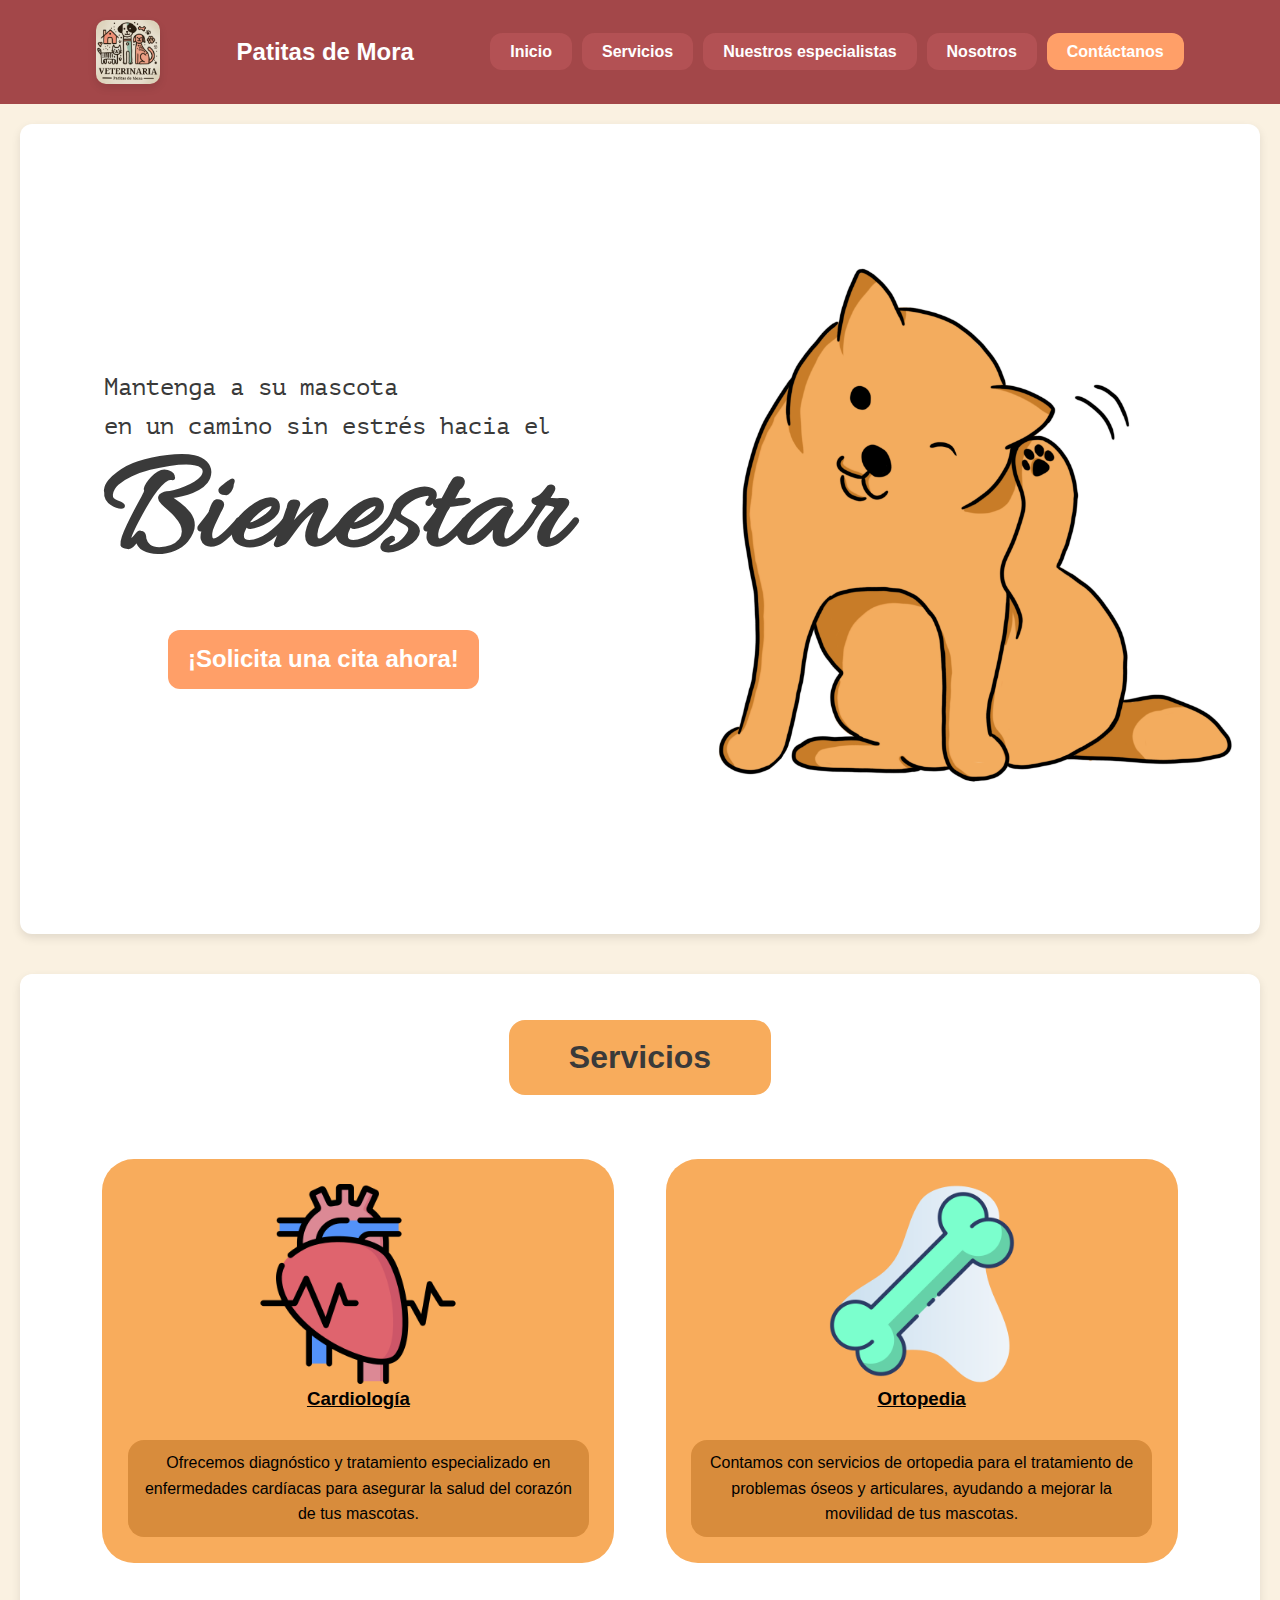
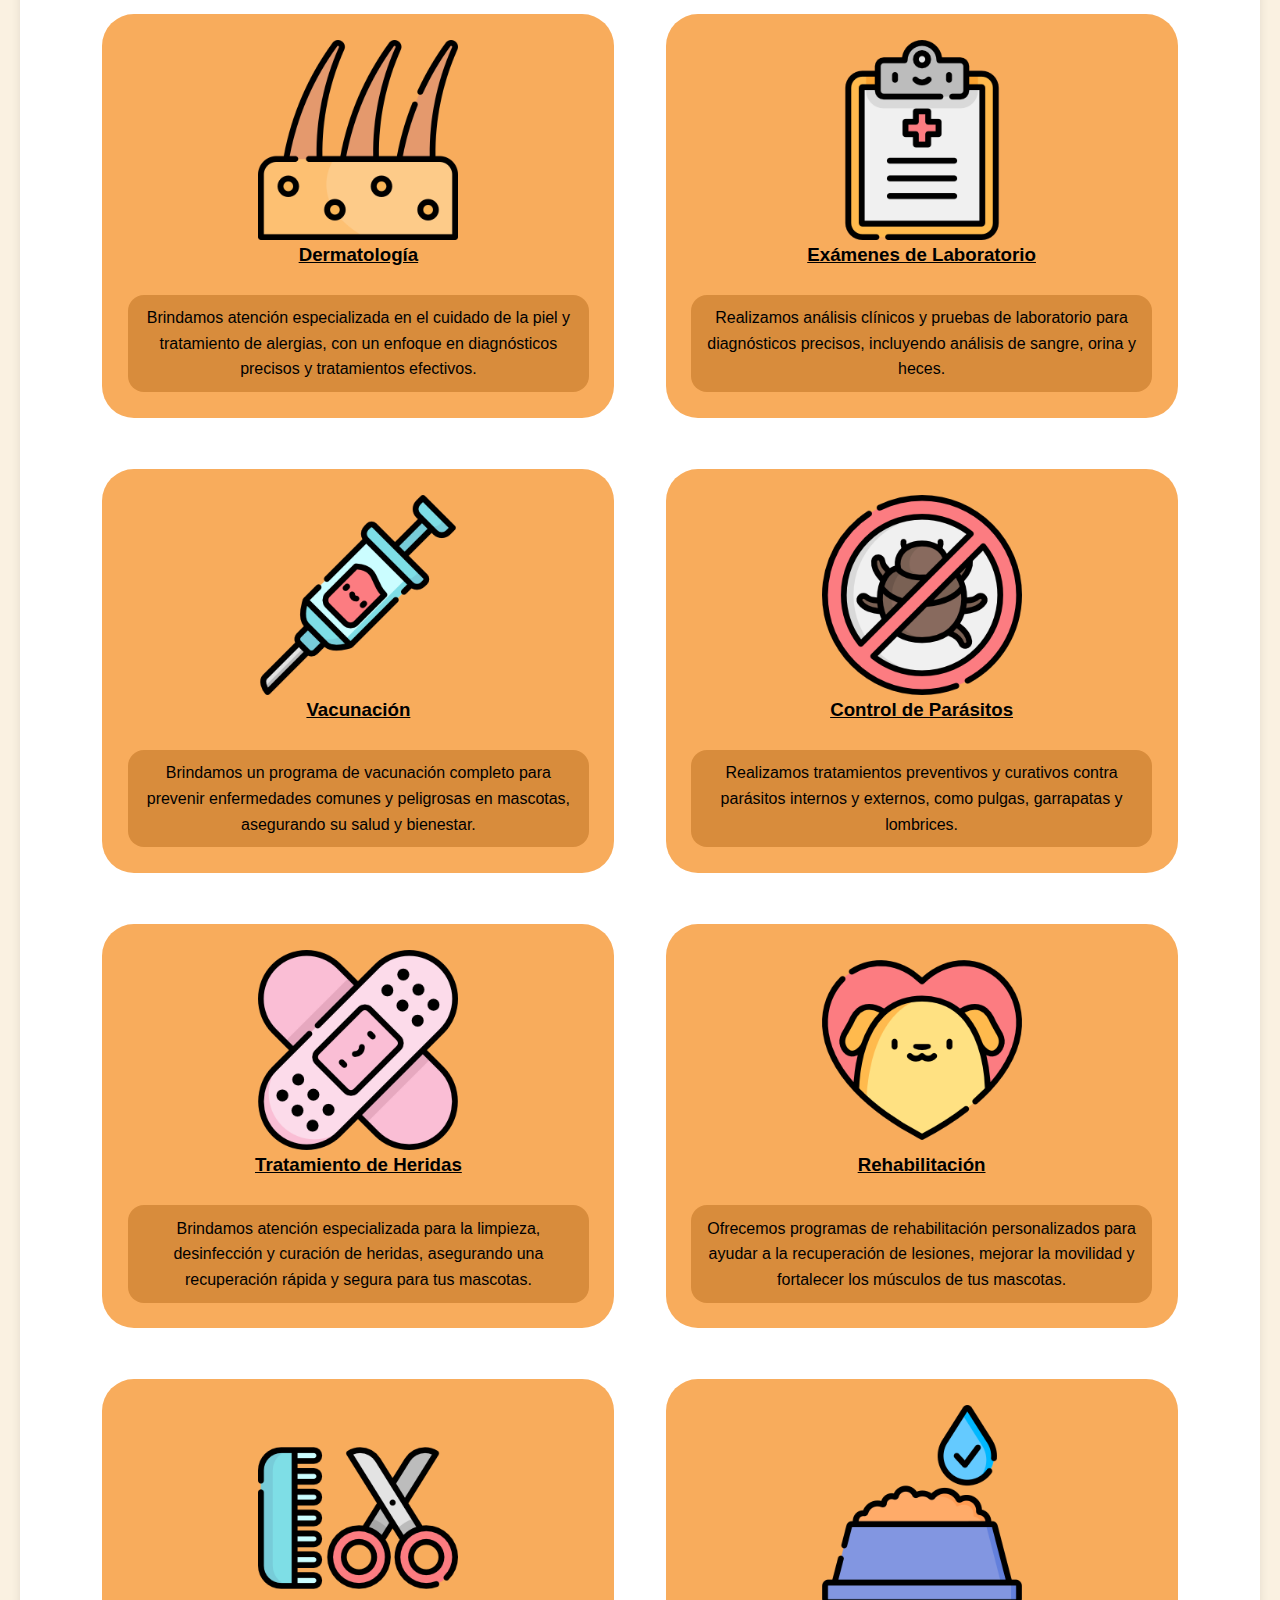
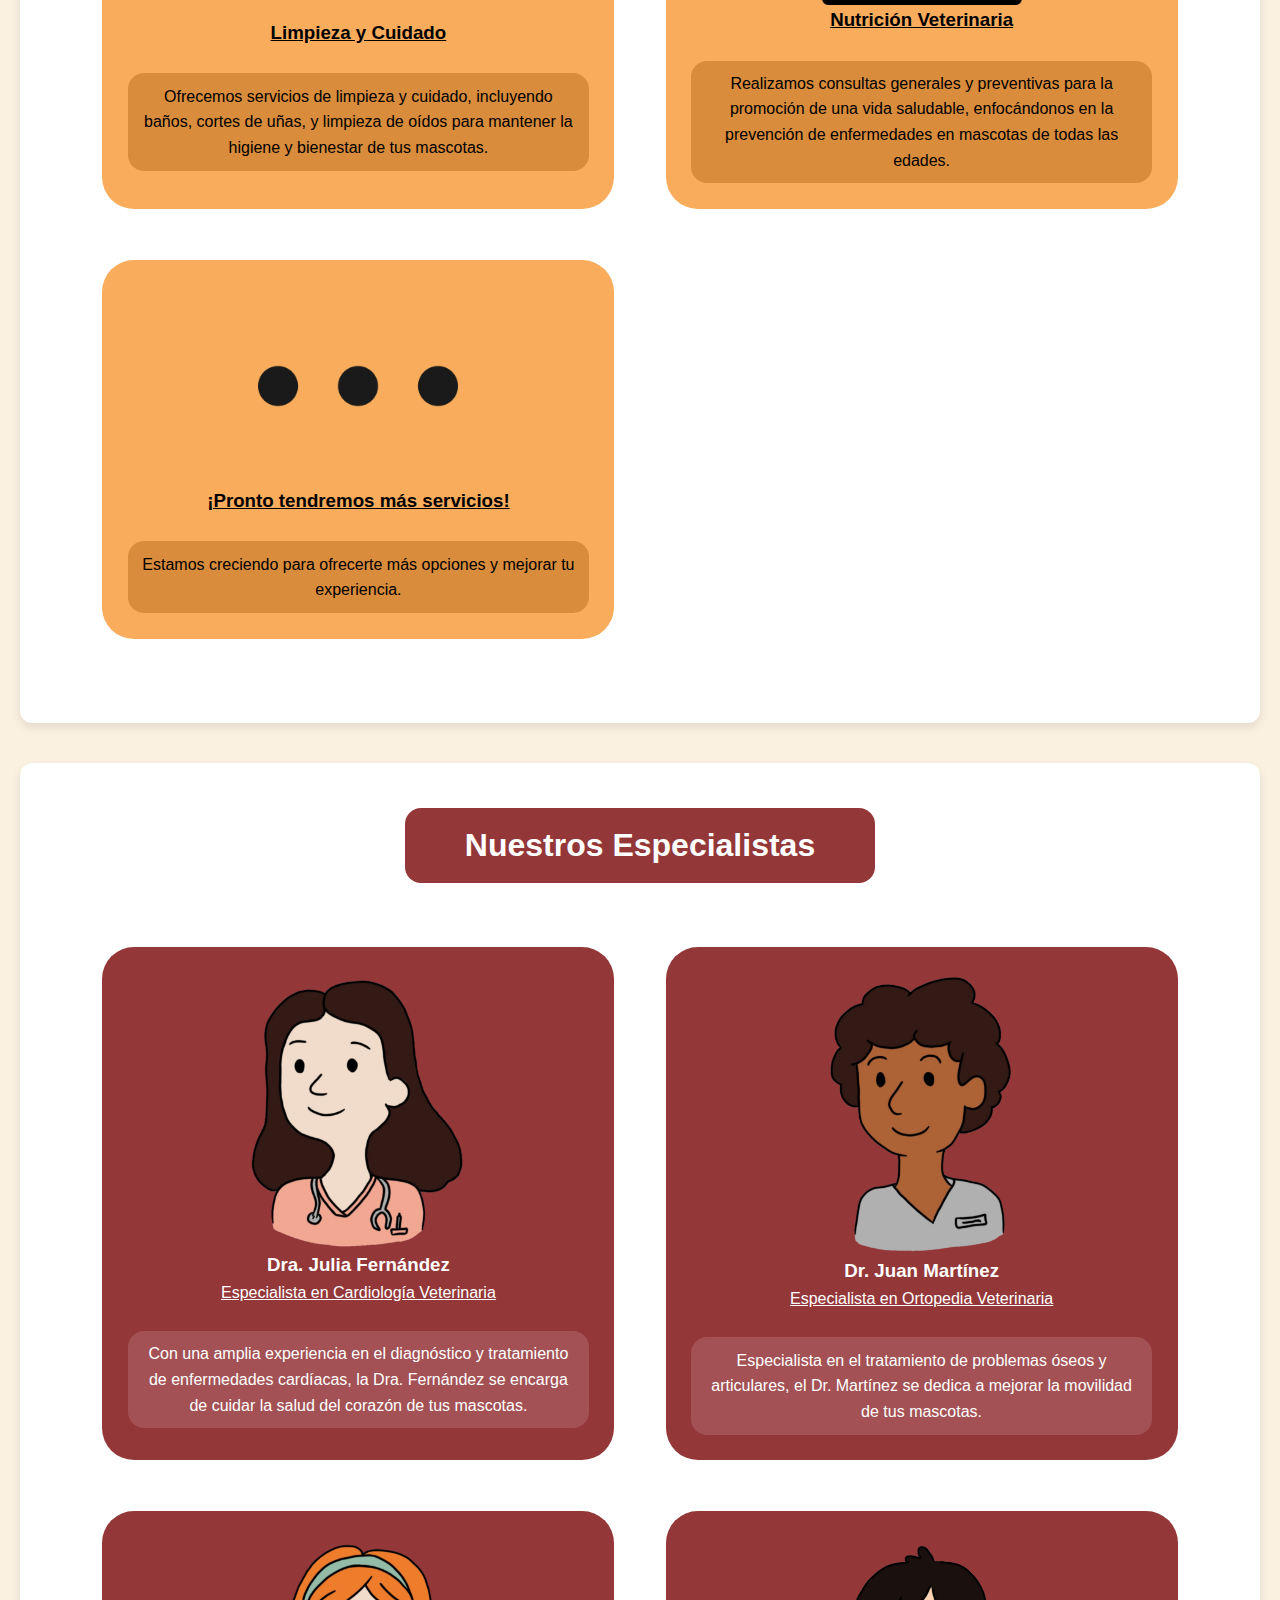
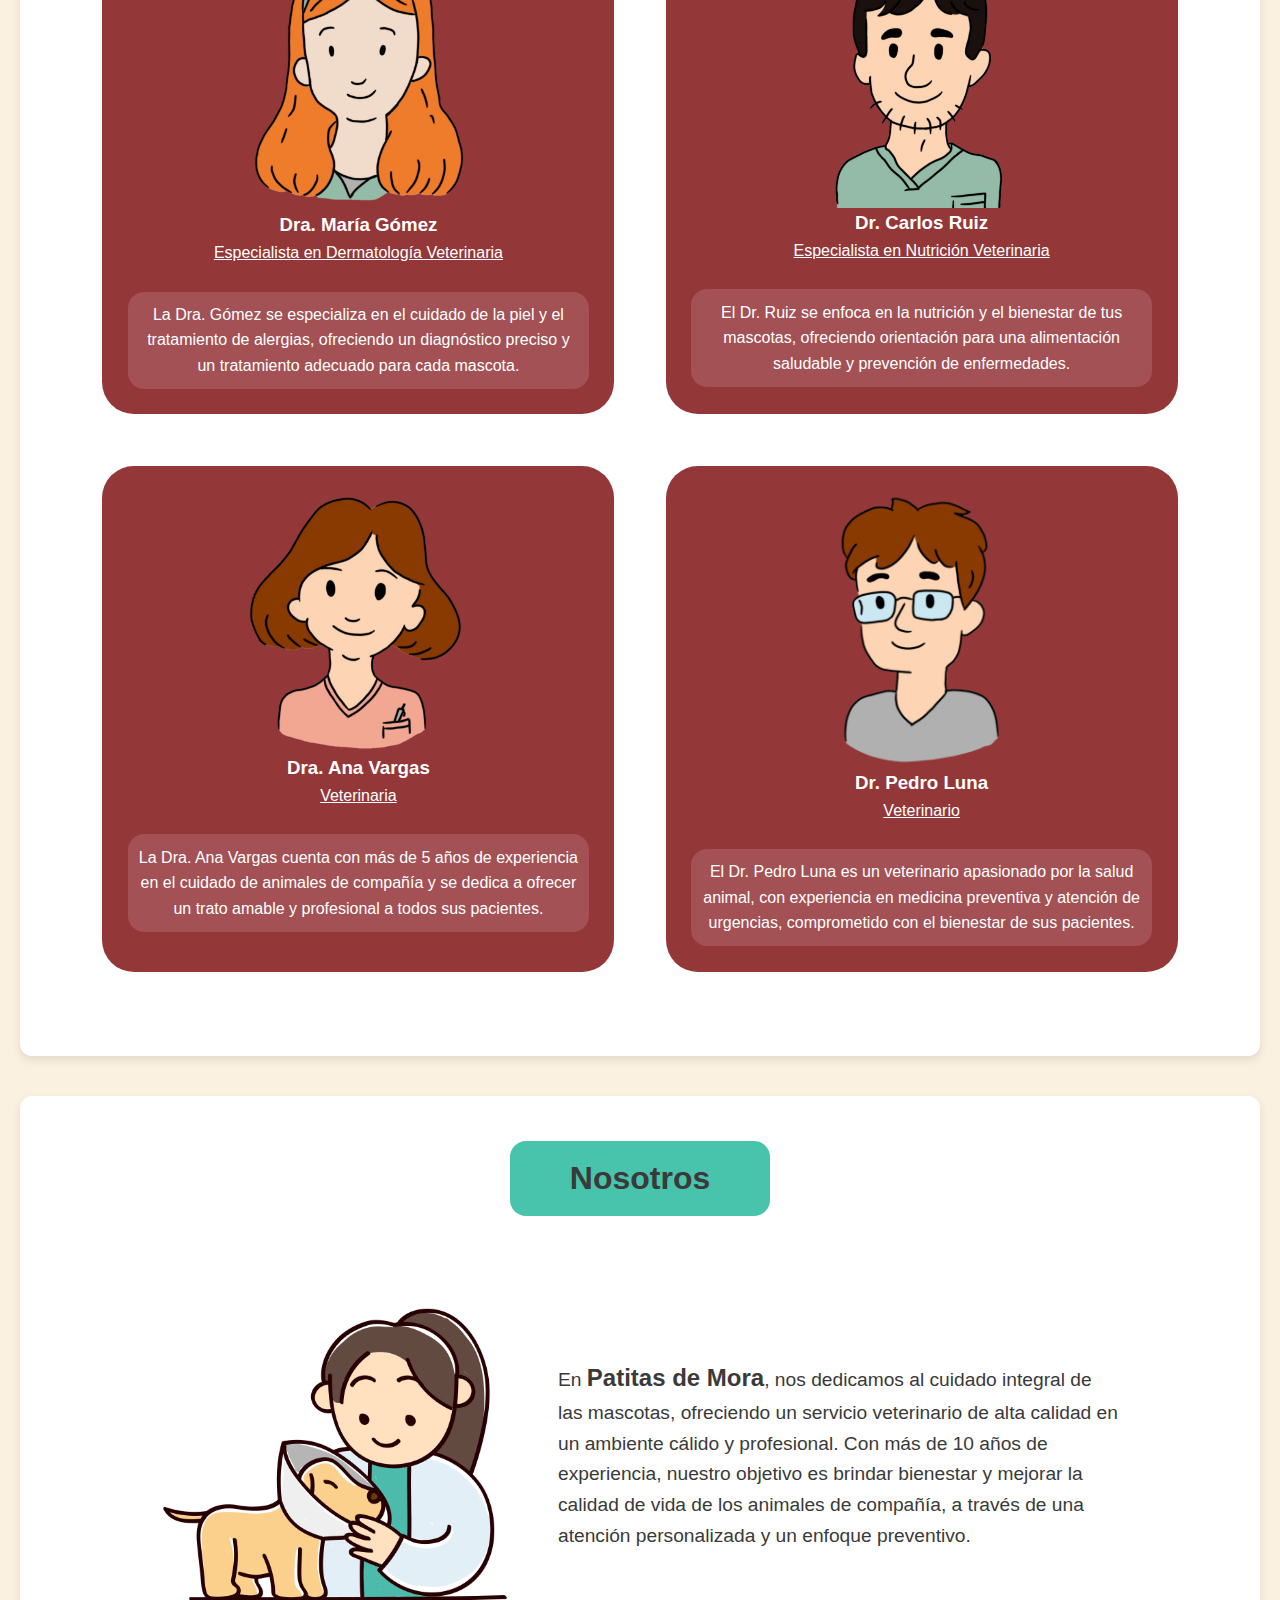
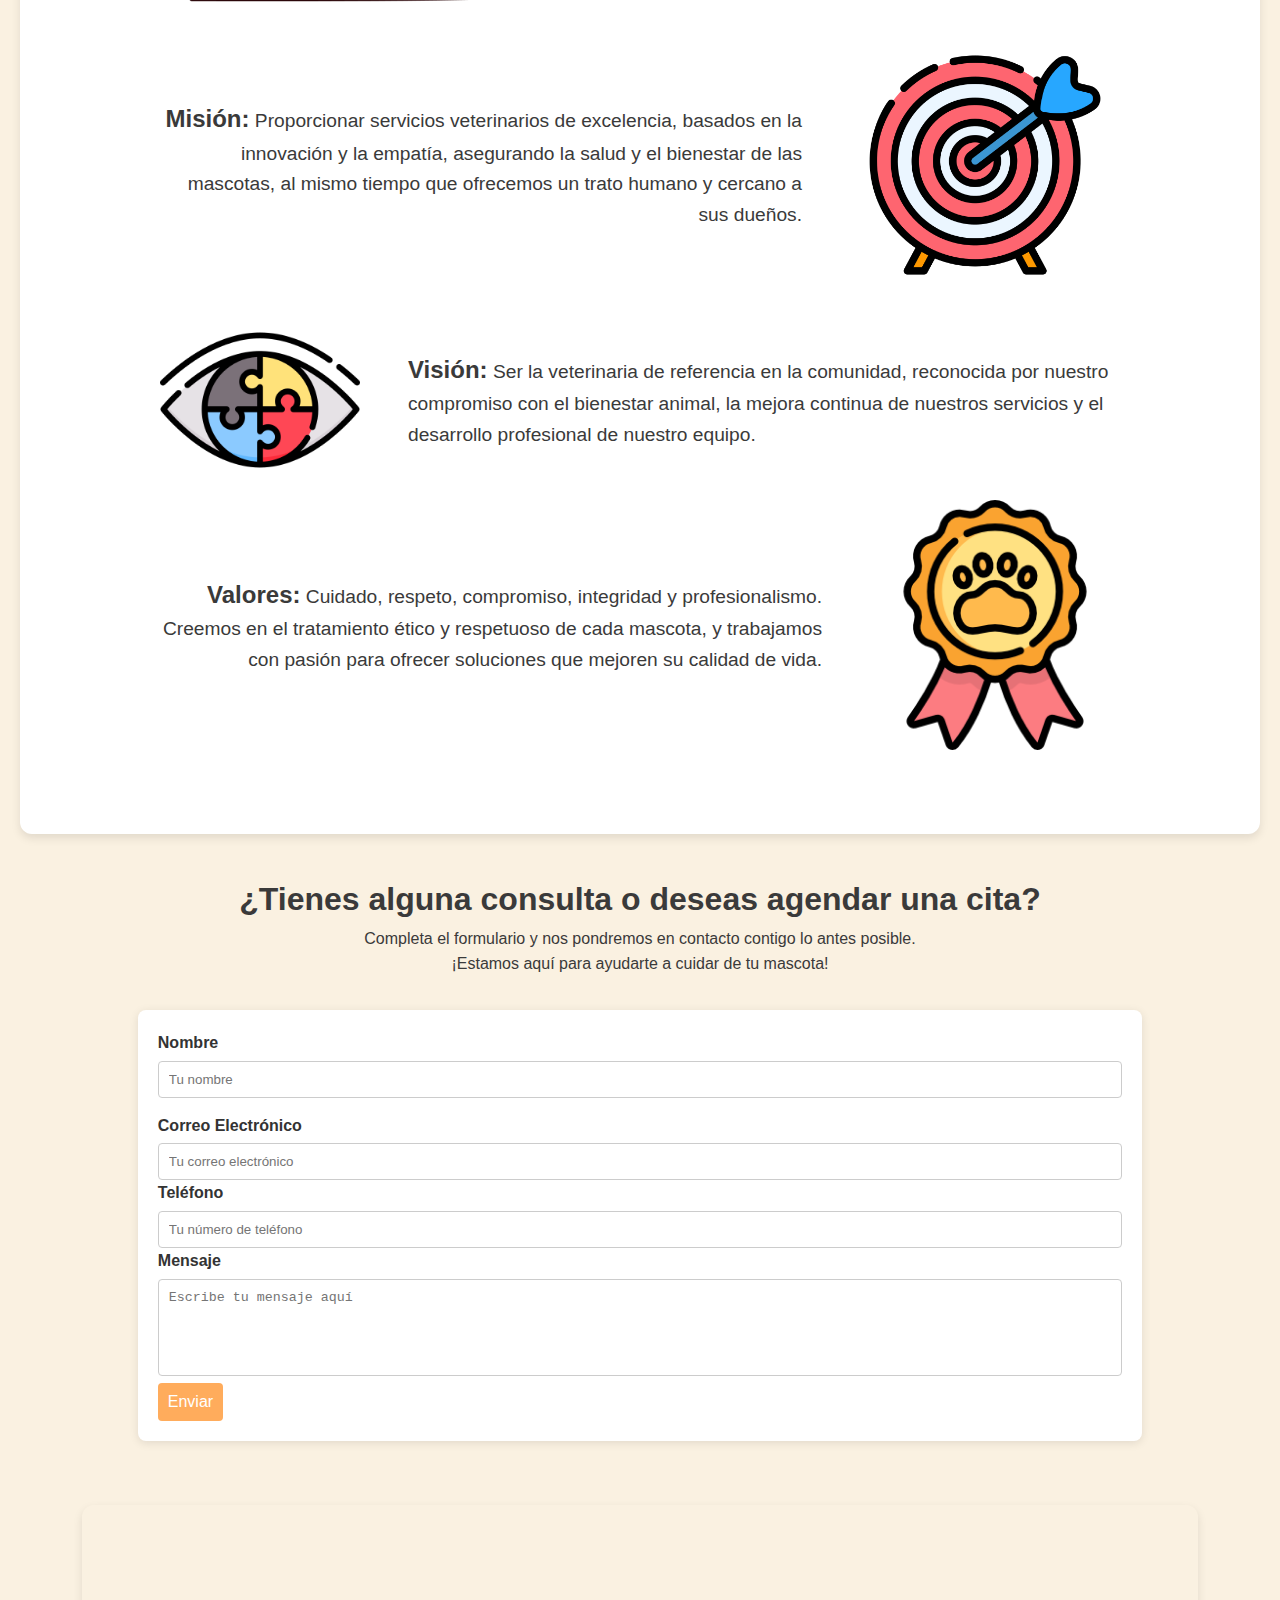
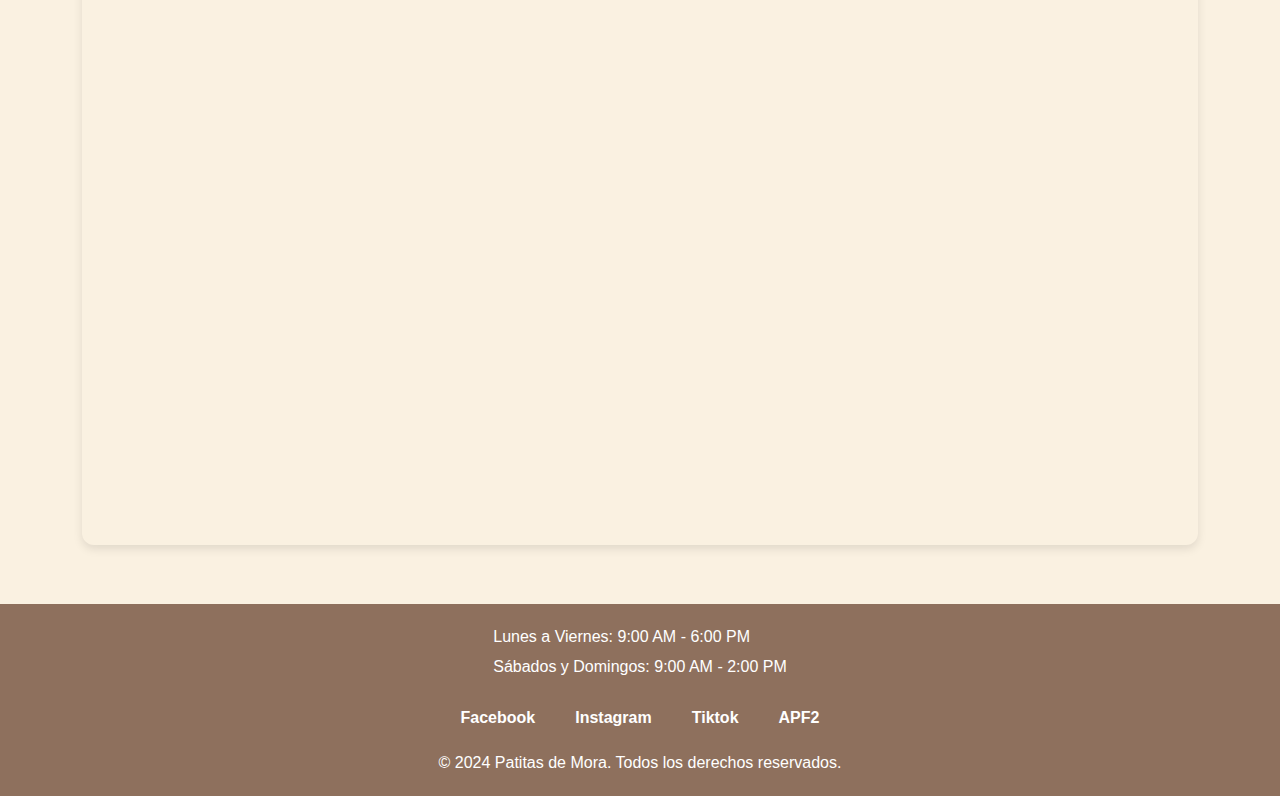
<file: Avance 2/index.html>
<!DOCTYPE html>
<html lang="es">
<head>
    <meta charset="UTF-8">
    <meta name="viewport" content="width=device-width, initial-scale=1.0">
    <title>Veterinaria Patitas de Mora</title>
    <link rel="shortcut icon" href="media/favicon.ico" type="image/x-icon">
    <link rel="stylesheet" href="css/styles.css">
    <link rel="stylesheet" href="https://cdnjs.cloudflare.com/ajax/libs/font-awesome/6.0.0-beta3/css/all.min.css">
</head>
<body>
    <header>
        <img src="media/logo.png" alt="logo" class="header__logo">
        <h1>Patitas de Mora</h1>
        <nav class="header__nav">
            <ul class="nav__list">
                <li class="nav__item"><a href="#inicio" class="nav__a">Inicio</a></li>
                <li class="nav__item"><a href="#servicios" class="nav__a">Servicios</a></li>
                <li class="nav__item"><a href="#especialistas" class="nav__a">Nuestros especialistas</a></li>
                <li class="nav__item"><a href="#nosotros" class="nav__a">Nosotros</a></li>
                <li class="nav__item"><a href="#contacto" class="nav__a nav__a--contacto">Contáctanos</a></li>
            </ul>
        </nav>
    </header>
    <main>
        <section id="inicio" class="section section--inicio">
            <div class="inicio">
                <div class="inicio__slogan">
                    <span>Mantenga a su mascota</span>
                    <span>en un camino sin estrés hacia el</span>
                    <span class="slogan__strong">Bienestar</span>
                </div>
                <div class="inicio__call-to-action">
                    <a class="call-to-action" href="https://wa.me/51950993902">¡Solicita una cita ahora!</a>
                </div>
            </div>
        </section>
        <section id="servicios" class="section">
            <div class="section__h2">
                <h2 class="h2--servicios">Servicios</h2>
            </div>
            <div class="section__contenido">
                <div class="servicios">
                    <div class="servicio">
                        <img src="media/services/cardiologia.png" alt="Icono de Cardiología" class="servicio__img" width="200px">
                        <h3 class="servicio__titulo">Cardiología</h3>
                        <p class="servicio__descripcion">Ofrecemos diagnóstico y tratamiento especializado en enfermedades cardíacas para asegurar la salud del corazón de tus mascotas.</p>
                    </div>
                    <div class="servicio">
                        <img src="media/services/ortopedia.png" alt="Icono de Ortopedia" class="servicio__img" width="200px">
                        <h3 class="servicio__titulo">Ortopedia</h3>
                        <p class="servicio__descripcion">Contamos con servicios de ortopedia para el tratamiento de problemas óseos y articulares, ayudando a mejorar la movilidad de tus mascotas.</p>
                    </div>
                    <div class="servicio">
                        <img src="media/services/dermatologia.png" alt="Icono de Dermatología" class="servicio__img" width="200px">
                        <h3 class="servicio__titulo">Dermatología</h3>
                        <p class="servicio__descripcion">Brindamos atención especializada en el cuidado de la piel y tratamiento de alergias, con un enfoque en diagnósticos precisos y tratamientos efectivos.</p>
                    </div>
                    <div class="servicio">
                        <img src="media/services/examenes.png" alt="Icono de Exámenes de Laboratorio" class="servicio__img" width="200px">
                        <h3 class="servicio__titulo">Exámenes de Laboratorio</h3>
                        <p class="servicio__descripcion">Realizamos análisis clínicos y pruebas de laboratorio para diagnósticos precisos, incluyendo análisis de sangre, orina y heces.</p>
                    </div>
                    <div class="servicio">
                        <img src="media/services/vacunacion.png" alt="Icono de Vacunación" class="servicio__img" width="200px">
                        <h3 class="servicio__titulo">Vacunación</h3>
                        <p class="servicio__descripcion">Brindamos un programa de vacunación completo para prevenir enfermedades comunes y peligrosas en mascotas, asegurando su salud y bienestar.</p>
                    </div>
                    <div class="servicio">
                        <img src="media/services/parasitos.png" alt="Icono de Control de Parásitos" class="servicio__img" width="200px">
                        <h3 class="servicio__titulo">Control de Parásitos</h3>
                        <p class="servicio__descripcion">Realizamos tratamientos preventivos y curativos contra parásitos internos y externos, como pulgas, garrapatas y lombrices.</p>
                    </div>
                    <div class="servicio">
                        <img src="media/services/heridas.png" alt="Icono de Tratamiento de Heridas" class="servicio__img" width="200px">
                        <h3 class="servicio__titulo">Tratamiento de Heridas</h3>
                        <p class="servicio__descripcion">Brindamos atención especializada para la limpieza, desinfección y curación de heridas, asegurando una recuperación rápida y segura para tus mascotas.</p>
                    </div>
                    <div class="servicio">
                        <img src="media/services/rehabilitacion.png" alt="Icono de Rehabilitación" class="servicio__img" width="200px">
                        <h3 class="servicio__titulo">Rehabilitación</h3>
                        <p class="servicio__descripcion">Ofrecemos programas de rehabilitación personalizados para ayudar a la recuperación de lesiones, mejorar la movilidad y fortalecer los músculos de tus mascotas.</p>
                    </div>
                    <div class="servicio">
                        <img src="media/services/limpieza.png" alt="Icono de Limpieza y Cuidado" class="servicio__img" width="200px">
                        <h3 class="servicio__titulo">Limpieza y Cuidado</h3>
                        <p class="servicio__descripcion">Ofrecemos servicios de limpieza y cuidado, incluyendo baños, cortes de uñas, y limpieza de oídos para mantener la higiene y bienestar de tus mascotas.</p>
                    </div>
                    <div class="servicio">
                        <img src="media/services/nutricion.png" alt="Icono de Nutrición Veterinaria" class="servicio__img" width="200px">
                        <h3 class="servicio__titulo">Nutrición Veterinaria</h3>
                        <p class="servicio__descripcion">Realizamos consultas generales y preventivas para la promoción de una vida saludable, enfocándonos en la prevención de enfermedades en mascotas de todas las edades.</p>
                    </div>
                    <div class="servicio servicio--mas">
                        <img src="media/services/mas.png" alt="Icono de servicios adicionales" class="servicio__img" width="200" loading="lazy">
                        <h3 class="servicio__titulo">¡Pronto tendremos más servicios!</h3>
                        <p class="servicio__descripcion">Estamos creciendo para ofrecerte más opciones y mejorar tu experiencia.</p>
                    </div>
                </div>                
            </div>
        </section>
        <section id="especialistas" class="section">
            <div class="section__h2">
                <h2 class="h2--especialistas">Nuestros Especialistas</h2>
            </div>
            <div class="section__contenido">
                <div class="especialistas">
                    <div class="especialista">
                        <img src="media/veterinarians/julia-fernandez.png" alt="Dra. Julia Fernández" class="especialista__img" width="220px">
                        <h3 class="especialista__nombre">Dra. Julia Fernández</h3>
                        <p class="especialista__especialidad">Especialista en Cardiología Veterinaria</p>
                        <p class="especialista__descripcion">Con una amplia experiencia en el diagnóstico y tratamiento de enfermedades cardíacas, la Dra. Fernández se encarga de cuidar la salud del corazón de tus mascotas.</p>
                    </div>        
                    <div class="especialista">
                        <img src="media/veterinarians/juan-martinez.png" alt="Dr. Juan Martínez" class="especialista__img" width="200px">
                        <h3 class="especialista__nombre">Dr. Juan Martínez</h3>
                        <p class="especialista__especialidad">Especialista en Ortopedia Veterinaria</p>
                        <p class="especialista__descripcion">Especialista en el tratamiento de problemas óseos y articulares, el Dr. Martínez se dedica a mejorar la movilidad de tus mascotas.</p>
                    </div>
                    <div class="especialista">
                        <img src="media/veterinarians/maria-gomez.png" alt="Dra. María Gómez" class="especialista__img" width="220px">
                        <h3 class="especialista__nombre">Dra. María Gómez</h3>
                        <p class="especialista__especialidad">Especialista en Dermatología Veterinaria</p>
                        <p class="especialista__descripcion">La Dra. Gómez se especializa en el cuidado de la piel y el tratamiento de alergias, ofreciendo un diagnóstico preciso y un tratamiento adecuado para cada mascota.</p>
                    </div>
                    <div class="especialista">
                        <img src="media/veterinarians/carlos-ruiz.png" alt="Dr. Carlos Ruiz" class="especialista__img" width="190px">
                        <h3 class="especialista__nombre">Dr. Carlos Ruiz</h3>
                        <p class="especialista__especialidad">Especialista en Nutrición Veterinaria</p>
                        <p class="especialista__descripcion">El Dr. Ruiz se enfoca en la nutrición y el bienestar de tus mascotas, ofreciendo orientación para una alimentación saludable y prevención de enfermedades.</p>
                    </div>
                    <div class="especialista">
                        <img src="media/veterinarians/ana-vargas.png" alt="Dra. Ana Vargas" class="especialista__img" width="220px">
                        <h3 class="especialista__nombre">Dra. Ana Vargas</h3>
                        <p class="especialista__especialidad">Veterinaria</p>
                        <p class="especialista__descripcion">La Dra. Ana Vargas cuenta con más de 5 años de experiencia en el cuidado de animales de compañía y se dedica a ofrecer un trato amable y profesional a todos sus pacientes.</p>
                    </div>
                    <div class="especialista">
                        <img src="media/veterinarians/pedro-luna.png" alt="Dr. Pedro Luna" class="especialista__img" width="170px">
                        <h3 class="especialista__nombre">Dr. Pedro Luna</h3>
                        <p class="especialista__especialidad">Veterinario</p>
                        <p class="especialista__descripcion">El Dr. Pedro Luna es un veterinario apasionado por la salud animal, con experiencia en medicina preventiva y atención de urgencias, comprometido con el bienestar de sus pacientes.</p>
                    </div>                    
                </div>
            </div>
        </section>        
        <section id="nosotros" class="section">
            <div class="section__h2">
                <h2 class="h2--nosotros">Nosotros</h2>
            </div>
            <div class="section__contenido">
                <div class="nosotros">
                    <img src="media/about/veterinaria.png" alt="" width="350px">
                    <p class="nosotros__descripcion">
                        En <strong class="nosotros__strong">Patitas de Mora</strong>, nos dedicamos al cuidado integral de las mascotas, ofreciendo un servicio
                        veterinario de alta calidad en un ambiente cálido y profesional. Con más de 10 años de experiencia, nuestro
                        objetivo es brindar bienestar y mejorar la calidad de vida de los animales de compañía, a través de una atención
                        personalizada y un enfoque preventivo.
                    </p>
                </div>

                <div class="nosotros nosotros--reverse">
                    <p class="nosotros__mision">
                        <strong class="nosotros__strong">Misión:</strong> Proporcionar servicios veterinarios de excelencia, basados en la innovación y la 
                        empatía, asegurando la salud y el bienestar de las mascotas, al mismo tiempo que ofrecemos un trato humano 
                        y cercano a sus dueños.
                    </p>
                    <img src="media/about/mision.png" alt="" width="270px">
                </div>

                <div class="nosotros">
                    <img src="media/about/vision.png" alt="" width="200px">
                    <p class="nosotros__vision">
                        <strong class="nosotros__strong">Visión:</strong> Ser la veterinaria de referencia en la comunidad, reconocida por nuestro compromiso 
                        con el bienestar animal, la mejora continua de nuestros servicios y el desarrollo profesional de nuestro equipo.
                    </p>
                </div>
                <div class="nosotros nosotros--reverse">
                    <p class="nosotros__valores">
                        <strong class="nosotros__strong">Valores:</strong> Cuidado, respeto, compromiso, integridad y profesionalismo. Creemos en el 
                        tratamiento ético y respetuoso de cada mascota, y trabajamos con pasión para ofrecer soluciones que 
                        mejoren su calidad de vida.
                    </p>
                    <img src="media/about/valores.png" alt="" width="250px">
                </div>
            </div>
        </section>        
        <section id="contacto" class="seccion--contacto">
            <div class="contacto">
                <span class="contacto__titulo">¿Tienes alguna consulta o deseas agendar una cita? </span>
                <p class="contacto__descripcion">
                    Completa el formulario y nos pondremos en contacto contigo 
                    lo antes posible.<br>¡Estamos aquí para ayudarte a cuidar de tu mascota!
                </p>
                <form action="#" method="post" class="contacto__formulario">
                    <div class="form__grupo">
                        <label for="nombre" class="form__label">Nombre</label>
                        <input type="text" id="nombre" name="nombre" class="form__input" placeholder="Tu nombre" required>
                    </div>
                    <div class="formulario__grupo">
                        <label for="email" class="form__label">Correo Electrónico</label>
                        <input type="email" id="email" name="email" class="form__input" placeholder="Tu correo electrónico" required>
                    </div>
                    <div class="formulario__grupo">
                        <label for="telefono" class="form__label">Teléfono</label>
                        <input type="tel" id="telefono" name="telefono" class="form__input" placeholder="Tu número de teléfono" required>
                    </div>
                    <div class="formulario__grupo">
                        <label for="mensaje" class="form__label">Mensaje</label>
                        <textarea id="mensaje" name="mensaje" class="form__textarea" placeholder="Escribe tu mensaje aquí" rows="5" required></textarea>
                    </div>
                    <button type="submit" class="form__button">Enviar</button>
                </form>                    
            </div>
            <div class="mapa">
                <iframe width="100%" height="100%" frameborder="0" scrolling="no" marginheight="0" marginwidth="0" src="https://maps.google.com/maps?width=100%25&amp;height=600&amp;hl=es&amp;q=Jir%C3%B3n%20Hern%C3%A1n%20Velarde%20260+(Veterinaria%20Patitas%20de%20Mora)&amp;t=&amp;z=16&amp;ie=UTF8&amp;iwloc=B&amp;output=embed"></iframe>
            </div>
        </section>        
    </main>
    <footer>
        <ol class="footer__horarios">
            <li class="footer__horarios__horario">Lunes a Viernes: 9:00 AM - 6:00 PM</li>
            <li class="footer__horarios__horario">Sábados y Domingos: 9:00 AM - 2:00 PM</li>
        </ol>
        <ul class="footer__redes">
            <li class="footer__redes__red"><a href="">Facebook</a></li>
            <li class="footer__redes__red"><a href="">Instagram</a></li>
            <li class="footer__redes__red"><a href="">Tiktok</a></li>
            <li class="footer__redes__red"><a href="docs/APF2.rar" download="APF2.rar">APF2</a></li>
        </ul>
        <p class="footer__copyright">&copy; 2024 Patitas de Mora. Todos los derechos reservados.</p>
    </footer>
</body>
</html>
</file>
<file: Avance 2/css/styles.css>
@import url(fonts.css);
* {
    margin: 0;
    padding: 0;
    box-sizing: border-box;
}

li {
    list-style-type: none;
}

a {
    text-decoration: none;
    color: white;
    font-weight: bold;
}

:root {
    --button-border-radius: 12px;
    --call-to-action-background-color: #ff9f68;
    --call-to-action-background-color--hover: #e08553;
    
}

html {
    scroll-behavior: smooth;
    font-size: 16px;
}

body {
    font-family: 'Comic Sans MS', cursive, sans-serif;
    background-color: #faf1e1;
    color: #3a3a3a;
    line-height: 1.6;
}

header {
    display: flex;
    justify-content: space-evenly;
    align-items: center;
    background-color: #a34749;
    padding: 20px;
}

h1 {
    color: #fff;
    font-size: 2rem;
}

.header__logo {
    width: 5vw;
    height: auto;
    border-radius: 10px;
    box-shadow: 0 4px 8px rgba(0, 0, 0, 0.1);
}

.nav__list {
    display: flex;
    gap: 20px;
}

.nav__a {
    padding: 10px 20px;
    background-color: #b35154;
    border-radius: var(--button-border-radius);
    transition: background-color 0.3s ease;
    font-size: 1.125rem;
    cursor: pointer;
}

.nav__a:hover {
    background-color: #ff9f68;
}

.nav__a--contacto {
    background-color: var(--call-to-action-background-color);
}

.nav__a--contacto:hover {
    background-color: var(--call-to-action-background-color--hover);
}

main {
    padding: 20px;
}

.section {
    min-height: 90vh;
    margin-bottom: 40px;
    border-radius: 12px;
    box-shadow: 0 4px 10px rgba(0, 0, 0, 0.1);
    padding: 20px;
    background-color: #fff;
    display: flex;
    flex-direction: column;
}

.section--inicio {
    justify-content: center;
    background-image: url(../media/slogan-bg.png);
    background-size: contain;
    background-repeat: no-repeat;
    background-position: center;
}

.inicio {
    display: flex;
    flex-direction: column;
    width: auto;
    margin: 0 10vw;
    gap: 40px;
}

.inicio__slogan {
    display: flex;
    flex-direction: column;
    font-size: 1.8rem;
    font-family: "PT Mono";
    width: 50vw;
}

.slogan__strong {
    font-size: 10rem;
    font-weight: bold;
    line-height: 1;
    font-family: Allura;
}

.inicio__call-to-action {
    display: flex;
}

.inicio__call-to-action > a {
    margin-left: 5vw;
    font-size: 1.5rem;
}

.section__h2 {
    display: flex;
    justify-content: center;
    margin: 2vw 0 5vw 0;
}

.h2--servicios, .h2--especialistas, .h2--nosotros {
    font-size: 2rem;
    padding: 1% 5%;
    border-radius: 16px;
}

.h2--servicios {
    background-color: #f8ac5c;
}

.h2--especialistas {
    background-color: #933739;
    color: #fff;
}

.h2--nosotros {
    background-color: #48c4ac ;
}

.section__contenido {
    display: flex;
    flex-direction: column;
    flex: 1;
    align-items: center;
    justify-content: center;
    margin-bottom: 5vw;
}

.servicios, .especialistas {
    display: grid;
    grid-template-columns: repeat(3, 1fr);
    row-gap: 4vw;
    column-gap: 4vw;
}

.servicio, .especialista {
    width: 25vw;
    height: 100%;
    display: flex;
    flex-direction: column;
    align-items: center;
}

.servicio {
    background-color: #f8ac5c;
    border-radius: 32px;
    color: #000;
    justify-content: center;
}

.especialista {
    background-color: #933739;;
    border-radius: 32px;
    color: #fff;
}

.servicio__img, .especialista__img {
    margin-top: 5%;
}

.servicio__titulo, .especialista__especialidad {
    text-decoration: underline;
    text-align: center;
}

.servicio__descripcion, .especialista__descripcion {
    text-align: center;
    margin: 5%;
    padding: 2%;
    border-radius: 16px
}

.servicio__descripcion {
    background-color: #d88c3c;
}

.especialista__descripcion {
    background-color: #a35154;;
}

.nosotros{
    display: flex;
    align-items: center;
    margin: 0 15%;
    gap: 5%;
    font-size: 1.2rem;
}

.nosotros__strong {
    font-size: 1.5rem;
}

.nosotros__mision, .nosotros__valores {
    text-align: end;
}

.seccion--contacto {
    display: flex;
    justify-content: space-evenly;
    margin: 3vw 0;
}

.contacto {
    display: flex;
    flex-direction: column;
    align-items: center;
    width: 50vw;
}

.contacto__titulo {
    font-size: 1.5rem;
    font-weight: bold;
}

.contacto__descripcion {
    text-align: center;
    margin-bottom: 3%;
}

.contacto__formulario {
    width: 100%;
    padding: 20px;
    border-radius: 8px;
    box-shadow: 0 2px 10px rgba(0, 0, 0, 0.1);
    background-color: #fff;
}

.form__grupo {
    margin-bottom: 15px;
}

.form__label {
    display: block;
    margin-bottom: 5px;
    font-weight: bold;
    color: #333;
}

.form__input, .form__textarea {
    width: 100%;
    padding: 10px;
    border: 1px solid #ccc;
    border-radius: 4px;
    box-sizing: border-box;
    transition: border-color 0.3s;
}

.form__textarea {
    resize: none;
}

.form__input:focus, .form__textarea:focus {
    border-color: #ffac5c;
    outline: none;
}

.form__button {
    background-color: #ffac5c;
    color: #fff;
    padding: 10px;
    border: none;
    border-radius: 4px;
    cursor: pointer;
    font-size: 16px;
    transition: background-color 0.3s;
}

.form__button:hover {
    background-color: #e59e48;
}

.mapa {
    width: 40vw;
}

iframe {
    border-radius: 12px;
    box-shadow: 0 4px 10px rgba(0, 0, 0, 0.1);
}

footer {
    display: flex;
    align-items: center;
    justify-content: space-evenly;
    background-color: #8e705d;
    color: #fff;
    width: 100%;
    height: 10vw;
}

.footer__horarios {
    display: flex;
    flex-direction: column;
    justify-content: center;
}

.footer__horarios__horario {
    margin-bottom: 5px;
}

.footer__redes {
    display: flex;
}

.footer__redes__red {
    margin: 0 10px;
}

.footer__redes__red > a {
    padding: 10px;
    transition: color .3 ease;
}

.footer__redes__red > a:hover {
    color: #ff9f68;
}

.footer__copyright {
    display: flex;
    align-items: center;
}

@media (max-width: 1300px) {

    h1 {
        font-size: 1.5rem;
    }

    .nav__list {
        gap: 10px;
    }
    
    .nav__a {
        padding: 10px 20px;
        font-size: 1rem;
    }

    .inicio {
        margin: 0 5vw;
        gap: 40px;
    }

    .inicio__slogan {
        font-size: 1.5rem;
    }

    .slogan__strong {
        font-size: 9rem;
    }

    .servicio, .especialista {
        width: 40vw;
    }

    .servicios, .especialistas {
        grid-template-columns: repeat(2, 1fr);
    }

    .nosotros{
        margin: 0 10%;
        gap: 5%;
    }
    
    .seccion--contacto{
        flex-direction: column;
        align-items: center;
    }

    .contacto {
        width: 90%;
        margin-bottom: 5vw;
    }

    .contacto__titulo {
        font-size: 2rem;
    }

    .contacto__formulario {
        width: 90%;
    }

    .mapa {
        width: 90%;
        height: 50vw;
    }

    footer {
        flex-direction: column;
        height: 15vw;
    }
}

@media (max-width: 1024px) {
    .header__logo {
        width: 10vw;
    }

    .nav__list {
        display: none;
    }

    .section--inicio {
        background-image: none;
        background-color: transparent;
        box-shadow: none;
        min-height: 50vw;
    }

    .inicio {
        align-items: center;
    }

    .inicio__slogan {
        width: 80vw;
        font-size: 1.2rem;
    }

    .inicio__call-to-action > a{
        margin-left: 0;
    }

    .servicio--mas {
        display: none;
    }

    .nosotros{
        display: flex;
        flex-direction: column;
        margin-bottom: 5%;
    }
    
    .nosotros__strong {
        font-size: 1.5rem;
    }
    
    .nosotros--reverse {
        display: flex;
        flex-direction: column-reverse;
    }

    .nosotros__mision, .nosotros__valores {
        text-align: start;
    }

    .contacto__titulo {
        font-size: 1.5rem;
    }
}

@media (max-width: 768px) {
    .section--inicio {
        min-height: 75vw;
    }

    .servicios, .especialistas {
        grid-template-columns: repeat(1, 1fr);
    }

    .servicio, .especialista {
        width: 60vw;
    }

    .contacto__formulario {
        width: 100%;
    }
}

@media (max-width: 600px) {
    .contacto__titulo {
        font-size: 1.2rem;
    }
}

.call-to-action {
    background-color: var(--call-to-action-background-color);
    text-align: center;
    border-radius: var(--button-border-radius);
    padding: 10px 20px;
    cursor: pointer;
    transition: background-color .3s ease;
}

.call-to-action:hover {
    background-color: var(--call-to-action-background-color--hover);
}
</file>
